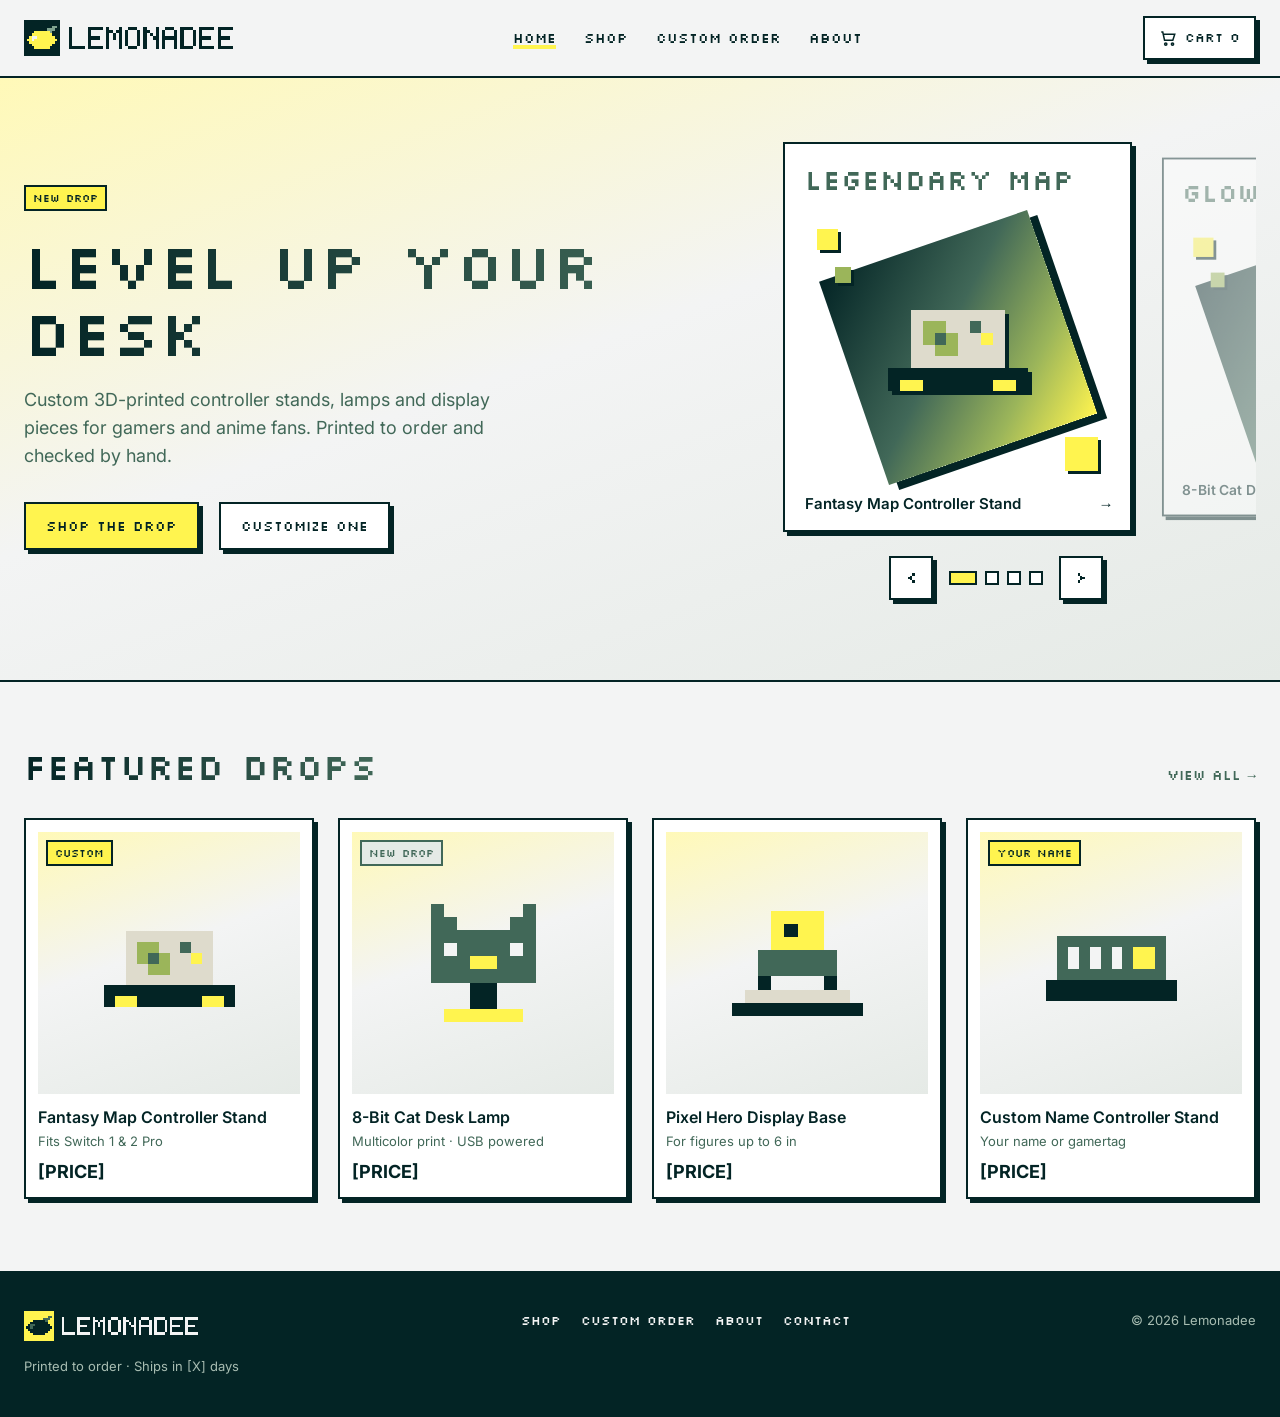
<file: index.html>
<!doctype html>
<html lang="en">
<head>
<meta charset="utf-8">
<meta name="viewport" content="width=device-width, initial-scale=1">
<title>Lemonadee — 3D prints for gamers & anime fans</title>
<meta name="description" content="Custom 3D-printed controller stands, lamps and display pieces for gamers and anime fans.">
<meta name="theme-color" content="#032425">
<link rel="icon" href="assets/img/favicon.svg" type="image/svg+xml">
<link rel="preconnect" href="https://fonts.googleapis.com">
<link rel="preconnect" href="https://fonts.gstatic.com" crossorigin>
<link rel="stylesheet" href="https://fonts.googleapis.com/css2?family=Inter:wght@400;600;700&family=Silkscreen:wght@400;700&display=swap">
<link rel="stylesheet" href="assets/css/style.css?v=2">
</head>
<body>
<a class="skip" href="#main">Skip to content</a>
<header class="site-header">
<div class="container">
<a class="logo" href="index.html" aria-label="Lemonadee home"><img src="assets/img/logo.svg" alt="Lemonadee" width="406" height="70"></a>
<nav id="site-nav" class="nav" aria-label="Main">
<a href="index.html" aria-current="page">Home</a>
<a href="shop.html">Shop</a>
<a href="custom.html">Custom order</a>
<a href="custom.html#about">About</a>
</nav>
<div class="header-actions">
<a href="#" class="btn cart-btn" aria-label="Cart, 0 items"><svg width="18" height="18" viewBox="0 0 24 24" fill="none" stroke="currentColor" stroke-width="2" aria-hidden="true"><path d="M3 4h2l2.4 11h11L21 7H6.2"/><circle cx="9" cy="20" r="1.5"/><circle cx="18" cy="20" r="1.5"/></svg><span>Cart <span data-cart-count>0</span></span></a>
<button class="btn menu-btn" type="button" aria-expanded="false" aria-controls="site-nav" aria-label="Menu"><svg viewBox="0 0 24 24" fill="none" stroke="currentColor" stroke-width="2.5" aria-hidden="true"><path d="M3 6h18M3 12h18M3 18h18"/></svg></button>
</div>
</div>
</header>
<main id="main">

<section class="hero wash">
<div class="container">
<div class="hero-copy">
<span class="badge">New drop</span>
<h1 class="display-xl grad-text">Level up your desk</h1>
<p class="lead">Custom 3D-printed controller stands, lamps and display pieces for gamers and anime fans. Printed to order and checked by hand.</p>
<div class="hero-ctas">
<a class="btn btn-primary" href="shop.html">Shop the drop</a>
<a class="btn" href="custom.html">Customize one</a>
</div>
</div>
<div class="hero-art hero-carousel" role="region" aria-roledescription="carousel" aria-label="Popular products">
<ul class="hc-track" id="hc-track"></ul>
<div class="hc-controls">
<button class="btn hc-btn" type="button" data-hc="prev" aria-label="Previous product"><svg viewBox="0 0 12 12" shape-rendering="crispEdges" aria-hidden="true"><path fill="currentColor" d="M7 2h2v2H7zM5 4h2v2H5zM3 5h2v2H3zM5 6h2v2H5zM7 8h2v2H7z"/></svg></button>
<div class="hc-dots" id="hc-dots"></div>
<button class="btn hc-btn" type="button" data-hc="next" aria-label="Next product"><svg viewBox="0 0 12 12" shape-rendering="crispEdges" aria-hidden="true"><path fill="currentColor" d="M3 2h2v2H3zM5 4h2v2H5zM7 5h2v2H7zM5 6h2v2H5zM3 8h2v2H3z"/></svg></button>
</div>
</div>
</div>
</section>

<section class="section section-ruled" aria-labelledby="featured-title">
<div class="container">
<div class="section-head">
<h2 id="featured-title" class="display-l grad-text">Featured drops</h2>
<a class="link-pixel" href="shop.html">View all →</a>
</div>
<div class="grid featured" id="featured-grid"></div>
</div>
</section>
</main>
<footer class="site-footer">
<div class="container">
<div>
<img src="assets/img/logo-reverse.svg" alt="Lemonadee" width="406" height="70">
<p style="margin:12px 0 0"><small>Printed to order · Ships in [X] days</small></p>
</div>
<nav aria-label="Footer">
<a href="shop.html">Shop</a><a href="custom.html">Custom order</a><a href="custom.html#about">About</a><a href="custom.html#contact">Contact</a>
</nav>
<small>© <span data-year>2026</span> Lemonadee</small>
</div>
</footer>
<script src="assets/js/products.js?v=2"></script>
<script src="assets/js/main.js?v=2"></script>
<script src="assets/js/carousel.js?v=2" defer></script>
<script>
const featured = PRODUCTS.filter(p => p.featured);
document.getElementById("featured-grid").innerHTML = featured.slice(0, 4).map(productCard).join("");
document.getElementById("hc-track").innerHTML = featured.map((p, i) => heroSlide(p, i, featured.length)).join("");
</script>
</body>
</html>
</file>
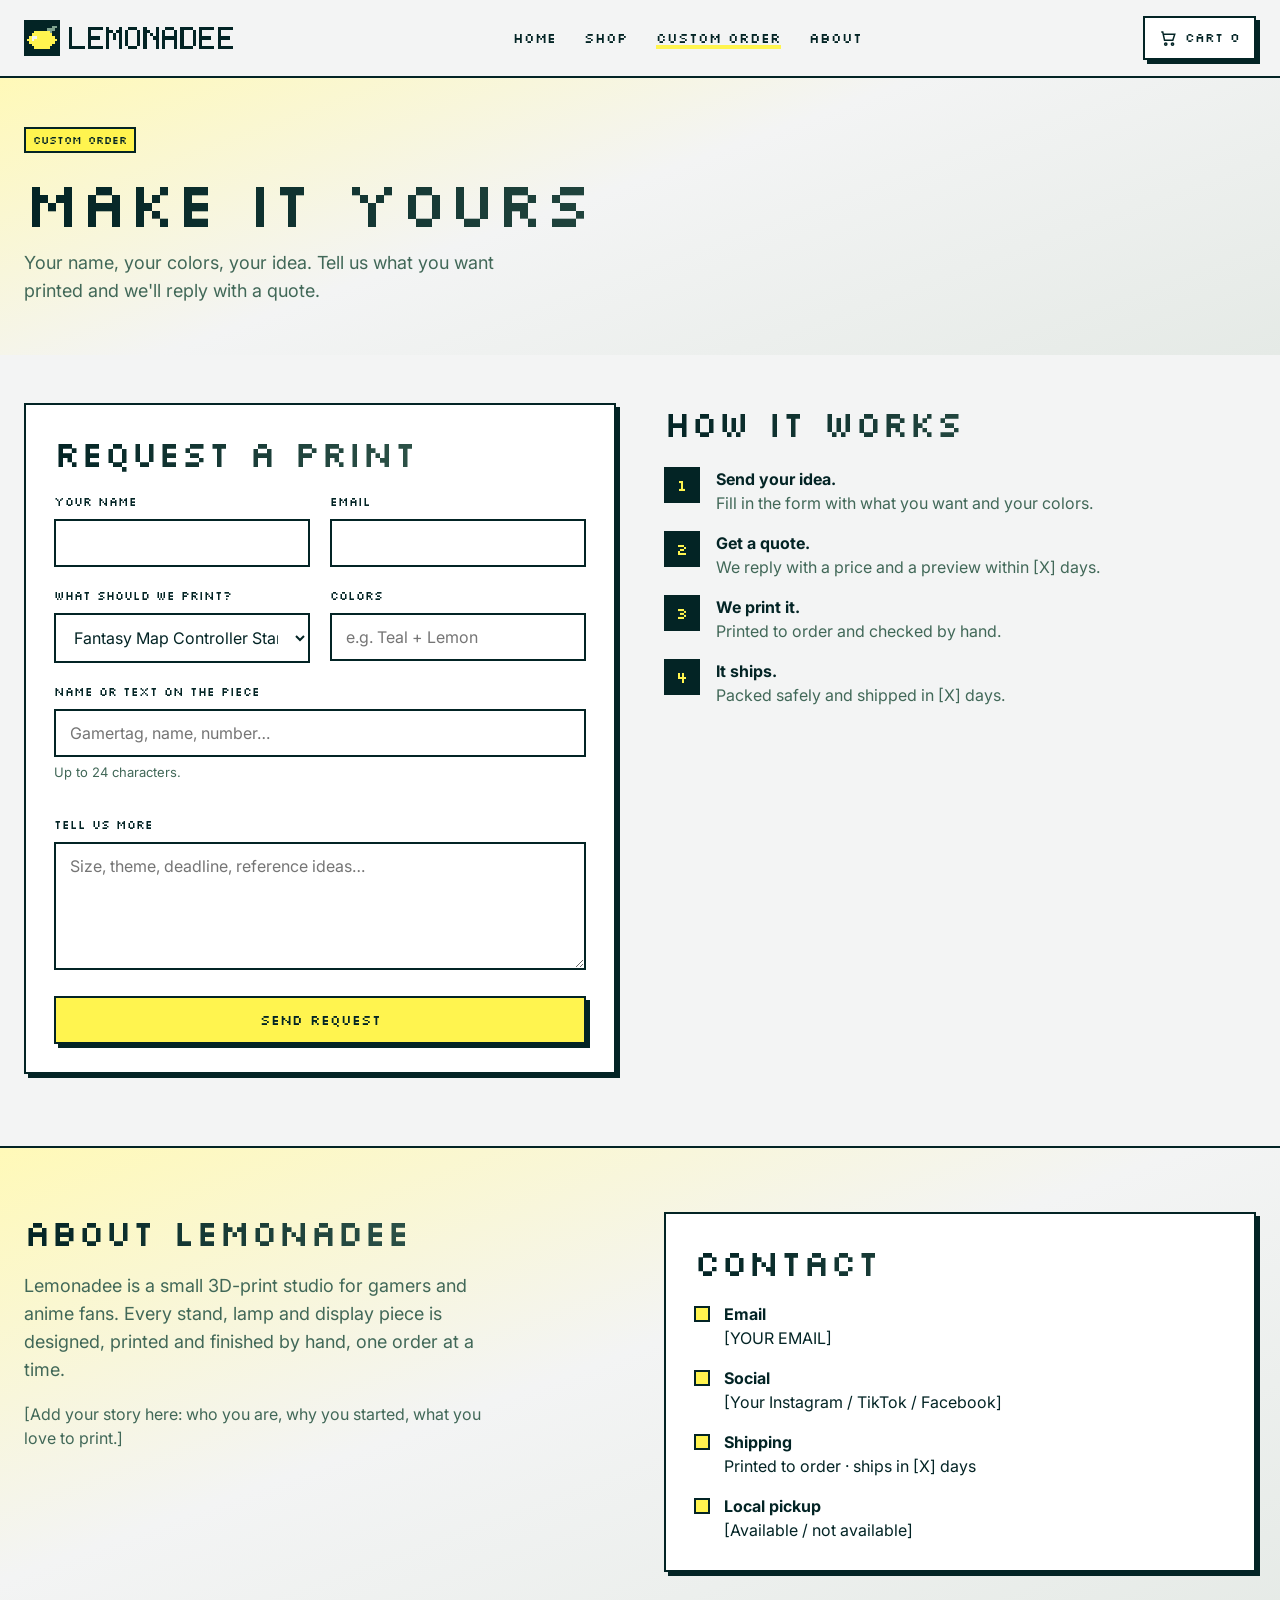
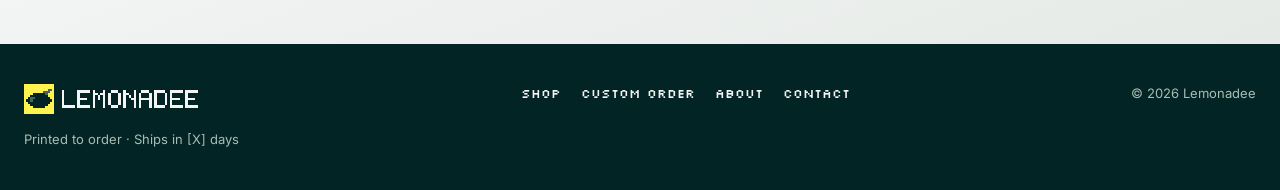
<file: custom.html>
<!doctype html>
<html lang="en">
<head>
<meta charset="utf-8">
<meta name="viewport" content="width=device-width, initial-scale=1">
<title>Custom order & About — Lemonadee</title>
<meta name="description" content="Request a custom 3D print from Lemonadee: your name, your colors, your idea.">
<meta name="theme-color" content="#032425">
<link rel="icon" href="assets/img/favicon.svg" type="image/svg+xml">
<link rel="preconnect" href="https://fonts.googleapis.com">
<link rel="preconnect" href="https://fonts.gstatic.com" crossorigin>
<link rel="stylesheet" href="https://fonts.googleapis.com/css2?family=Inter:wght@400;600;700&family=Silkscreen:wght@400;700&display=swap">
<link rel="stylesheet" href="assets/css/style.css?v=2">
</head>
<body>
<a class="skip" href="#main">Skip to content</a>
<header class="site-header">
<div class="container">
<a class="logo" href="index.html" aria-label="Lemonadee home"><img src="assets/img/logo.svg" alt="Lemonadee" width="406" height="70"></a>
<nav id="site-nav" class="nav" aria-label="Main">
<a href="index.html">Home</a>
<a href="shop.html">Shop</a>
<a href="custom.html" aria-current="page">Custom order</a>
<a href="custom.html#about">About</a>
</nav>
<div class="header-actions">
<a href="#" class="btn cart-btn" aria-label="Cart, 0 items"><svg width="18" height="18" viewBox="0 0 24 24" fill="none" stroke="currentColor" stroke-width="2" aria-hidden="true"><path d="M3 4h2l2.4 11h11L21 7H6.2"/><circle cx="9" cy="20" r="1.5"/><circle cx="18" cy="20" r="1.5"/></svg><span>Cart <span data-cart-count>0</span></span></a>
<button class="btn menu-btn" type="button" aria-expanded="false" aria-controls="site-nav" aria-label="Menu"><svg viewBox="0 0 24 24" fill="none" stroke="currentColor" stroke-width="2.5" aria-hidden="true"><path d="M3 6h18M3 12h18M3 18h18"/></svg></button>
</div>
</div>
</header>
<main id="main">

<section class="page-head wash">
<div class="container">
<span class="badge">Custom order</span>
<h1 class="display-xl grad-text" style="margin-top:16px">Make it yours</h1>
<p class="lead">Your name, your colors, your idea. Tell us what you want printed and we'll reply with a quote.</p>
</div>
</section>

<section class="section" style="padding-top:48px">
<div class="container split">
<div class="panel">
<h2 class="display-l grad-text">Request a print</h2>
<!-- Connect this form: create a free form at formspree.io (or similar),
     then put its URL in action="" below. Until then it shows a message. -->
<form class="form" id="custom-form" action="" method="POST">
<div class="row">
<div class="field"><label for="f-name">Your name</label><input id="f-name" name="name" autocomplete="name" required></div>
<div class="field"><label for="f-email">Email</label><input id="f-email" name="email" type="email" autocomplete="email" required></div>
</div>
<div class="row">
<div class="field"><label for="f-product">What should we print?</label>
<select id="f-product" name="product"></select></div>
<div class="field"><label for="f-colors">Colors</label><input id="f-colors" name="colors" placeholder="e.g. Teal + Lemon"></div>
</div>
<div class="field"><label for="f-text">Name or text on the piece</label><input id="f-text" name="personalization" maxlength="24" placeholder="Gamertag, name, number…"><p class="hint">Up to 24 characters.</p></div>
<div class="field"><label for="f-notes">Tell us more</label><textarea id="f-notes" name="notes" placeholder="Size, theme, deadline, reference ideas…"></textarea></div>
<div class="form-note" id="form-note" role="status" hidden></div>
<button type="submit" class="btn btn-primary">Send request</button>
</form>
</div>

<div>
<h2 class="display-l grad-text">How it works</h2>
<ol class="steps" style="margin-top:24px">
<li><div><strong>Send your idea.</strong><br><span class="muted">Fill in the form with what you want and your colors.</span></div></li>
<li><div><strong>Get a quote.</strong><br><span class="muted">We reply with a price and a preview within [X] days.</span></div></li>
<li><div><strong>We print it.</strong><br><span class="muted">Printed to order and checked by hand.</span></div></li>
<li><div><strong>It ships.</strong><br><span class="muted">Packed safely and shipped in [X] days.</span></div></li>
</ol>
</div>
</div>
</section>

<section class="section section-ruled wash" id="about" aria-labelledby="about-title">
<div class="container split">
<div>
<h2 id="about-title" class="display-l grad-text">About Lemonadee</h2>
<p class="lead" style="margin-top:20px">Lemonadee is a small 3D-print studio for gamers and anime fans. Every stand, lamp and display piece is designed, printed and finished by hand, one order at a time.</p>
<p class="muted" style="max-width:480px">[Add your story here: who you are, why you started, what you love to print.]</p>
</div>
<div class="panel" id="contact">
<h2 class="display-l grad-text">Contact</h2>
<ul class="info-list">
<li><span class="pix" aria-hidden="true"></span><div><strong>Email</strong><br><a href="mailto:[YOUR EMAIL]">[YOUR EMAIL]</a></div></li>
<li><span class="pix" aria-hidden="true"></span><div><strong>Social</strong><br>[Your Instagram / TikTok / Facebook]</div></li>
<li><span class="pix" aria-hidden="true"></span><div><strong>Shipping</strong><br>Printed to order · ships in [X] days</div></li>
<li><span class="pix" aria-hidden="true"></span><div><strong>Local pickup</strong><br>[Available / not available]</div></li>
</ul>
</div>
</div>
</section>
</main>
<footer class="site-footer">
<div class="container">
<div>
<img src="assets/img/logo-reverse.svg" alt="Lemonadee" width="406" height="70">
<p style="margin:12px 0 0"><small>Printed to order · Ships in [X] days</small></p>
</div>
<nav aria-label="Footer">
<a href="shop.html">Shop</a><a href="custom.html">Custom order</a><a href="custom.html#about">About</a><a href="custom.html#contact">Contact</a>
</nav>
<small>© <span data-year>2026</span> Lemonadee</small>
</div>
</footer>
<script src="assets/js/products.js?v=2"></script>
<script src="assets/js/main.js?v=2"></script>
<script>
(function () {
  const sel = document.getElementById("f-product");
  const wanted = new URLSearchParams(location.search).get("product");
  sel.innerHTML = PRODUCTS.map(p => `<option value="${p.id}"${p.id === wanted ? " selected" : ""}>${escapeHTML(p.name)}</option>`).join("")
    + `<option value="other">Something else</option>`;
  const form = document.getElementById("custom-form");
  form.addEventListener("submit", e => {
    if (form.getAttribute("action")) return; // a real form endpoint is connected
    e.preventDefault();
    const note = document.getElementById("form-note");
    note.hidden = false;
    note.textContent = "Thanks! This form isn't connected yet — the shop owner still needs to add a form service. Please email us for now.";
  });
})();
</script>
</body>
</html>
</file>
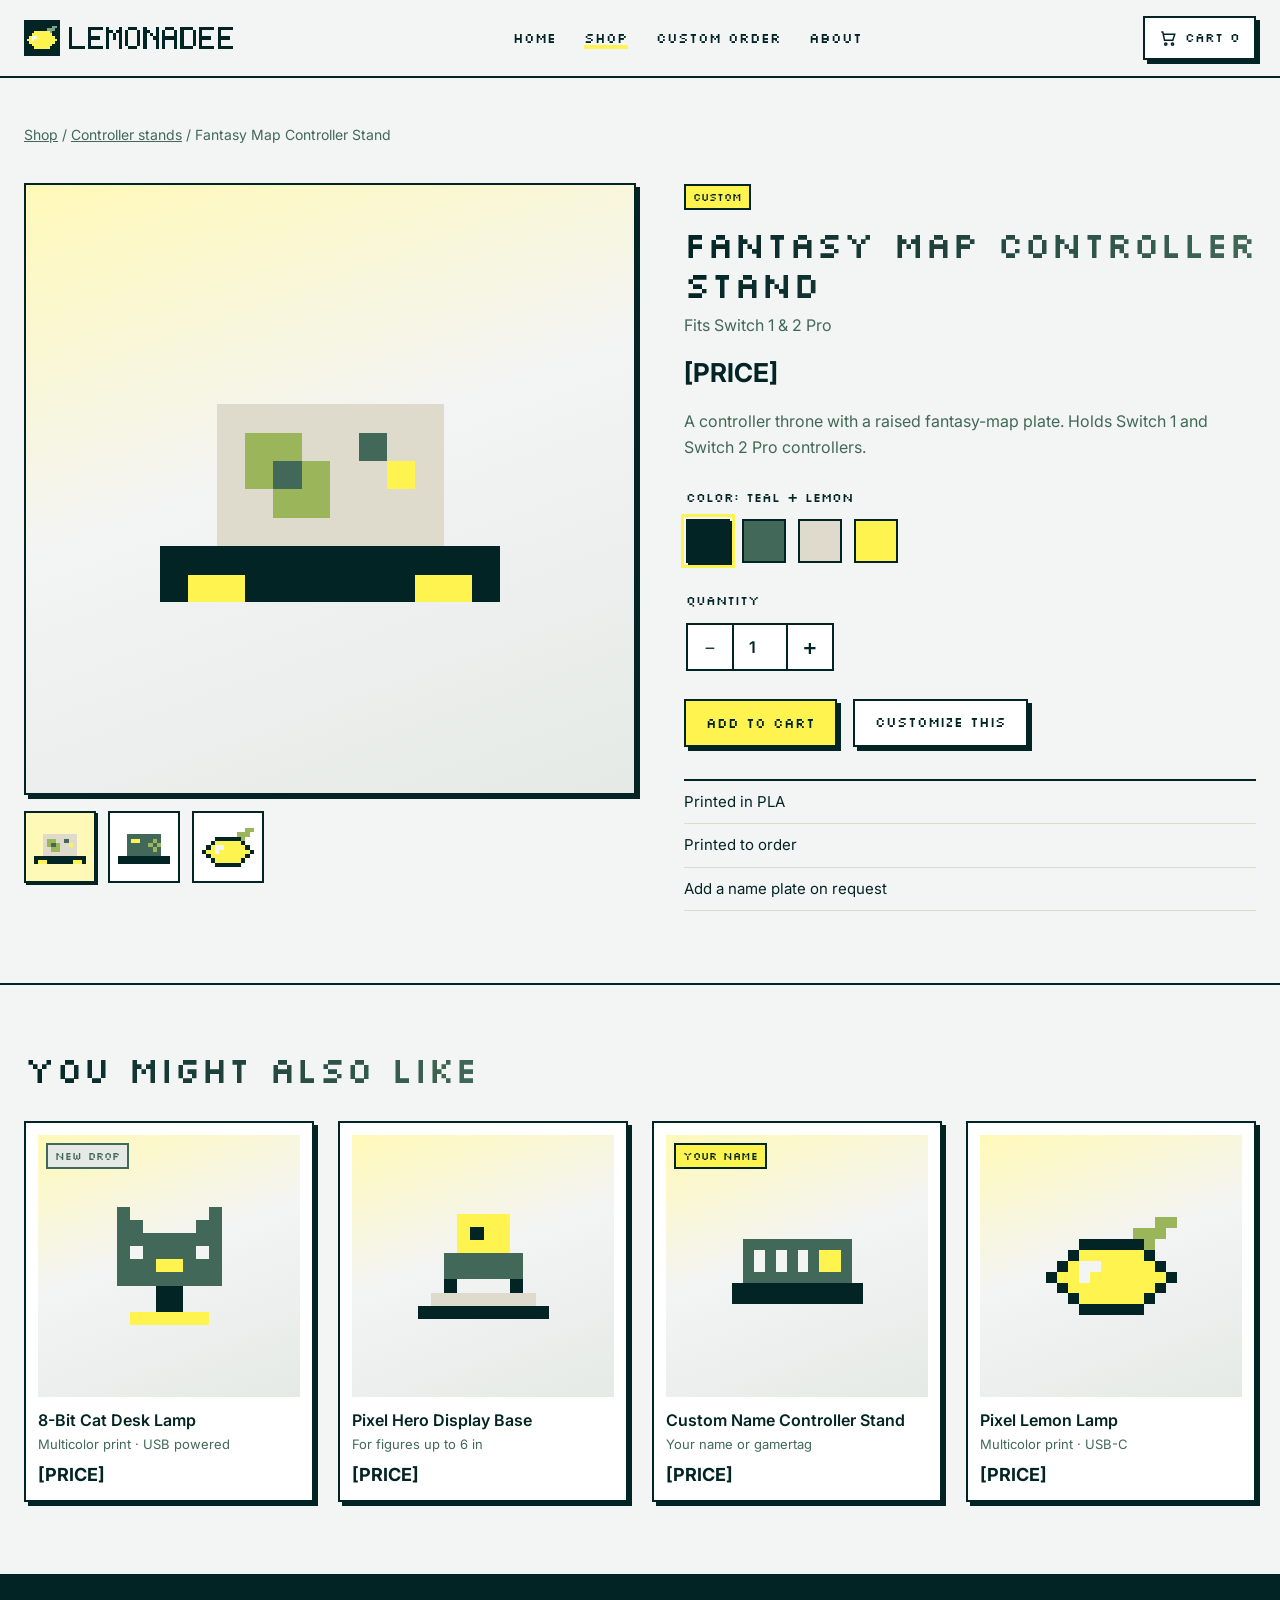
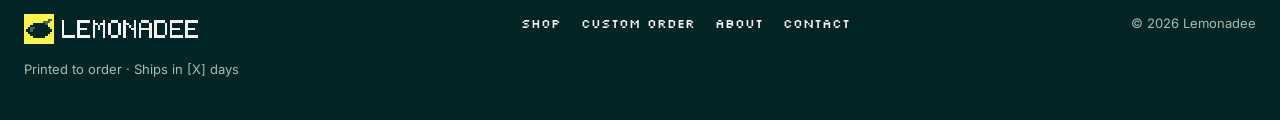
<file: product.html>
<!doctype html>
<html lang="en">
<head>
<meta charset="utf-8">
<meta name="viewport" content="width=device-width, initial-scale=1">
<title>Product — Lemonadee</title>
<meta name="description" content="Lemonadee 3D-printed product.">
<meta name="theme-color" content="#032425">
<link rel="icon" href="assets/img/favicon.svg" type="image/svg+xml">
<link rel="preconnect" href="https://fonts.googleapis.com">
<link rel="preconnect" href="https://fonts.gstatic.com" crossorigin>
<link rel="stylesheet" href="https://fonts.googleapis.com/css2?family=Inter:wght@400;600;700&family=Silkscreen:wght@400;700&display=swap">
<link rel="stylesheet" href="assets/css/style.css?v=2">
</head>
<body>
<a class="skip" href="#main">Skip to content</a>
<header class="site-header">
<div class="container">
<a class="logo" href="index.html" aria-label="Lemonadee home"><img src="assets/img/logo.svg" alt="Lemonadee" width="406" height="70"></a>
<nav id="site-nav" class="nav" aria-label="Main">
<a href="index.html">Home</a>
<a href="shop.html" aria-current="page">Shop</a>
<a href="custom.html">Custom order</a>
<a href="custom.html#about">About</a>
</nav>
<div class="header-actions">
<a href="#" class="btn cart-btn" aria-label="Cart, 0 items"><svg width="18" height="18" viewBox="0 0 24 24" fill="none" stroke="currentColor" stroke-width="2" aria-hidden="true"><path d="M3 4h2l2.4 11h11L21 7H6.2"/><circle cx="9" cy="20" r="1.5"/><circle cx="18" cy="20" r="1.5"/></svg><span>Cart <span data-cart-count>0</span></span></a>
<button class="btn menu-btn" type="button" aria-expanded="false" aria-controls="site-nav" aria-label="Menu"><svg viewBox="0 0 24 24" fill="none" stroke="currentColor" stroke-width="2.5" aria-hidden="true"><path d="M3 6h18M3 12h18M3 18h18"/></svg></button>
</div>
</div>
</header>
<main id="main">

<div class="container">
<p class="crumbs"><a href="shop.html">Shop</a> / <span id="crumb-cat"></span></p>
<div class="pdp" id="pdp">
<div class="pdp-media">
<div class="frame" id="pdp-frame"></div>
<div class="thumbs" id="pdp-thumbs" role="group" aria-label="Views"></div>
</div>
<div class="pdp-info">
<span class="badge" id="pdp-badge" hidden></span>
<h1 class="display-l grad-text" id="pdp-title" style="margin-top:14px">Loading…</h1>
<p class="muted" id="pdp-meta" style="margin:8px 0 0"></p>
<p class="price" id="pdp-price"></p>
<p class="desc" id="pdp-desc"></p>
<fieldset class="opt">
<legend>Color: <span id="pdp-color-name"></span></legend>
<div class="swatches" id="pdp-swatches" role="radiogroup" aria-label="Color"></div>
</fieldset>
<fieldset class="opt">
<legend>Quantity</legend>
<div class="qty">
<button type="button" id="qty-minus" aria-label="Decrease quantity">−</button>
<input id="qty" type="number" min="1" max="20" value="1" aria-label="Quantity">
<button type="button" id="qty-plus" aria-label="Increase quantity">+</button>
</div>
</fieldset>
<div class="pdp-actions">
<button type="button" class="btn btn-primary" id="add-btn">Add to cart</button>
<a class="btn" id="custom-btn" href="custom.html">Customize this</a>
</div>
<div class="details"><ul id="pdp-details"></ul></div>
</div>
</div>
</div>

<section class="section section-ruled" aria-labelledby="more-title">
<div class="container">
<div class="section-head"><h2 id="more-title" class="display-l grad-text">You might also like</h2></div>
<div class="grid featured" id="more-grid"></div>
</div>
</section>
</main>
<footer class="site-footer">
<div class="container">
<div>
<img src="assets/img/logo-reverse.svg" alt="Lemonadee" width="406" height="70">
<p style="margin:12px 0 0"><small>Printed to order · Ships in [X] days</small></p>
</div>
<nav aria-label="Footer">
<a href="shop.html">Shop</a><a href="custom.html">Custom order</a><a href="custom.html#about">About</a><a href="custom.html#contact">Contact</a>
</nav>
<small>© <span data-year>2026</span> Lemonadee</small>
</div>
</footer>
<script src="assets/js/products.js?v=2"></script>
<script src="assets/js/main.js?v=2"></script>
<script>
(function () {
  const id = new URLSearchParams(location.search).get("id");
  const p = PRODUCTS.find(x => x.id === id) || PRODUCTS[0];
  document.title = p.name + " — Lemonadee";
  const $ = s => document.getElementById(s);
  $("crumb-cat").innerHTML = `<a href="shop.html?category=${p.category}">${categoryLabel(p.category)}</a> / ${escapeHTML(p.name)}`;
  $("pdp-title").textContent = p.name;
  $("pdp-meta").textContent = p.meta;
  $("pdp-price").textContent = p.price;
  $("pdp-desc").textContent = p.description;
  if (p.badge) { const b = $("pdp-badge"); b.textContent = p.badge; b.hidden = false; if (p.badge === "New drop") b.classList.add("badge-new"); }
  $("pdp-frame").innerHTML = productMedia(p, true);

  const views = [p.art, "stand", "lamp"].filter((v, i, a) => a.indexOf(v) === i).slice(0, 3);
  $("pdp-thumbs").innerHTML = p.image ? "" : views.map((v, i) =>
    `<button type="button" data-view="${v}" aria-pressed="${i === 0}" aria-label="View ${i + 1}">${pixelSVG(v)}</button>`).join("");
  $("pdp-thumbs").addEventListener("click", e => {
    const b = e.target.closest("[data-view]"); if (!b) return;
    $("pdp-thumbs").querySelectorAll("button").forEach(x => x.setAttribute("aria-pressed", String(x === b)));
    $("pdp-frame").innerHTML = pixelSVG(b.dataset.view, p.name + " illustration");
  });

  let color = p.colors[0];
  function renderSwatches() {
    $("pdp-swatches").innerHTML = p.colors.map((c, i) =>
      `<button type="button" class="swatch" role="radio" aria-checked="${c === color}" aria-label="${escapeHTML(c.name)}" data-i="${i}" style="background:${c.hex}"></button>`).join("");
    $("pdp-color-name").textContent = color.name;
  }
  $("pdp-swatches").addEventListener("click", e => {
    const b = e.target.closest("[data-i]"); if (!b) return;
    color = p.colors[+b.dataset.i]; renderSwatches();
    $("pdp-swatches").querySelector(`[data-i="${b.dataset.i}"]`).focus();
  });
  renderSwatches();

  const qty = $("qty");
  const clamp = v => Math.max(1, Math.min(20, parseInt(v, 10) || 1));
  $("qty-minus").onclick = () => (qty.value = clamp(+qty.value - 1));
  $("qty-plus").onclick = () => (qty.value = clamp(+qty.value + 1));
  qty.onchange = () => (qty.value = clamp(qty.value));
  $("add-btn").onclick = () => window.lemonAddToCart(clamp(qty.value));
  $("custom-btn").href = "custom.html?product=" + encodeURIComponent(p.id);

  $("pdp-details").innerHTML = p.details.map(d => `<li>${escapeHTML(d)}</li>`).join("");
  $("more-grid").innerHTML = PRODUCTS.filter(x => x.id !== p.id).slice(0, 4).map(productCard).join("");
})();
</script>
</body>
</html>
</file>
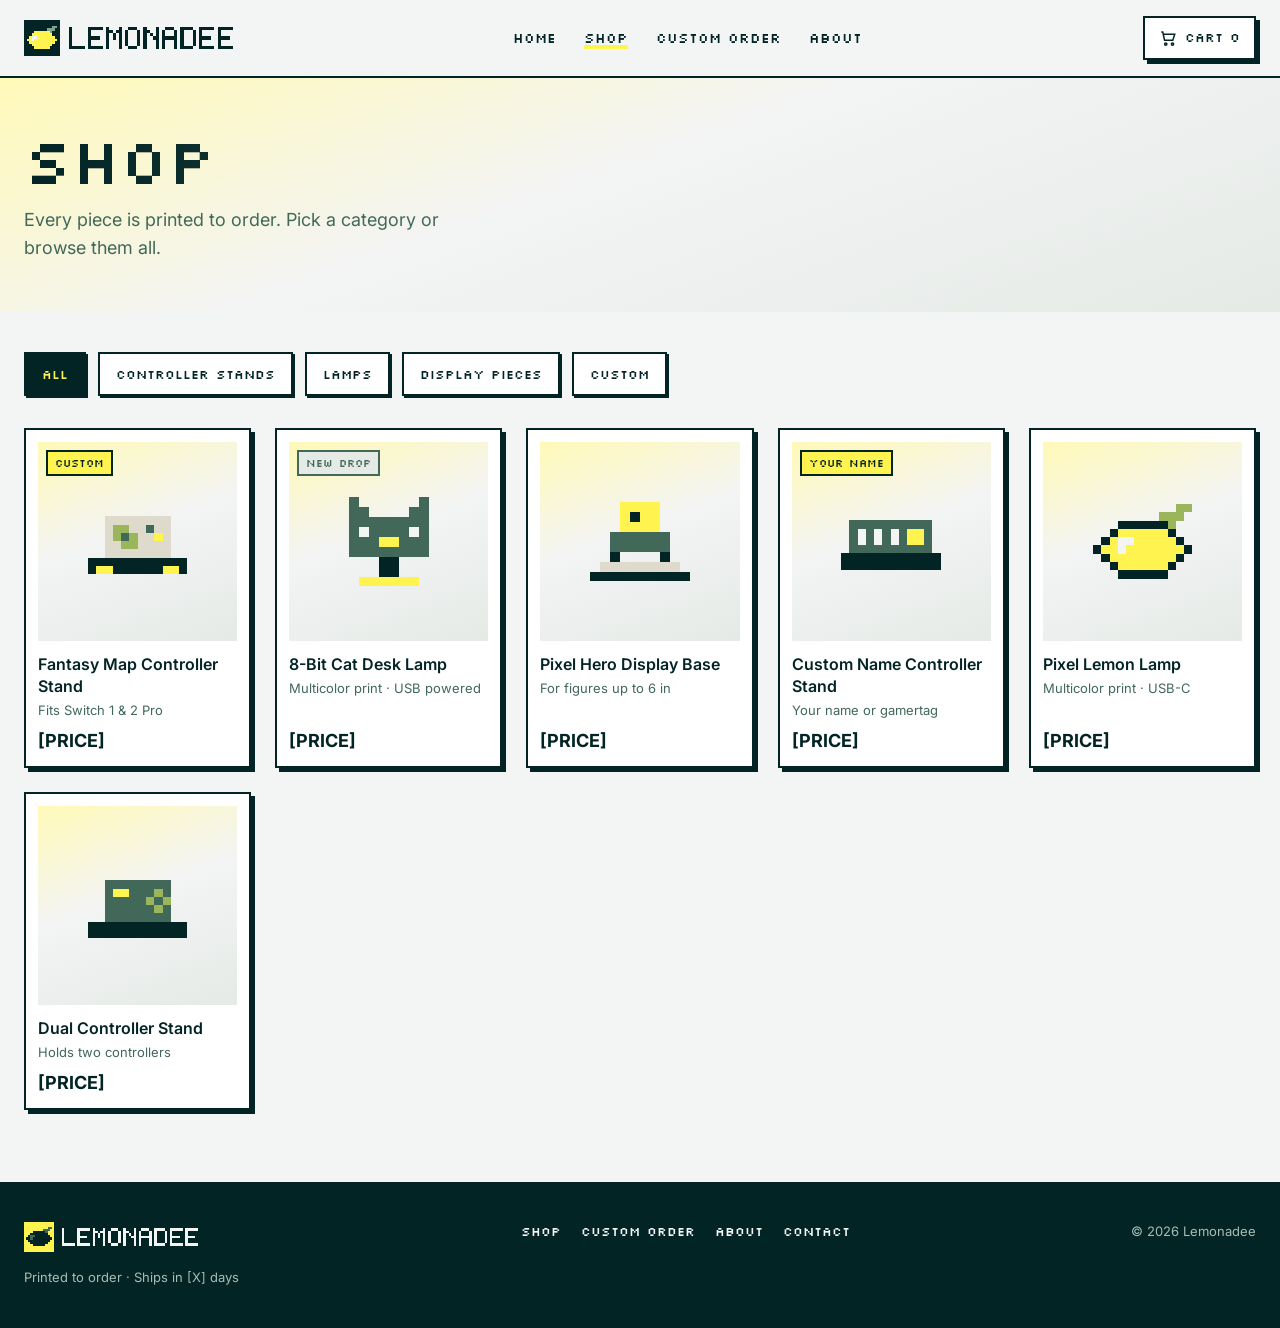
<file: shop.html>
<!doctype html>
<html lang="en">
<head>
<meta charset="utf-8">
<meta name="viewport" content="width=device-width, initial-scale=1">
<title>Shop — Lemonadee</title>
<meta name="description" content="Browse Lemonadee controller stands, lamps, display pieces and custom prints.">
<meta name="theme-color" content="#032425">
<link rel="icon" href="assets/img/favicon.svg" type="image/svg+xml">
<link rel="preconnect" href="https://fonts.googleapis.com">
<link rel="preconnect" href="https://fonts.gstatic.com" crossorigin>
<link rel="stylesheet" href="https://fonts.googleapis.com/css2?family=Inter:wght@400;600;700&family=Silkscreen:wght@400;700&display=swap">
<link rel="stylesheet" href="assets/css/style.css?v=2">
</head>
<body>
<a class="skip" href="#main">Skip to content</a>
<header class="site-header">
<div class="container">
<a class="logo" href="index.html" aria-label="Lemonadee home"><img src="assets/img/logo.svg" alt="Lemonadee" width="406" height="70"></a>
<nav id="site-nav" class="nav" aria-label="Main">
<a href="index.html">Home</a>
<a href="shop.html" aria-current="page">Shop</a>
<a href="custom.html">Custom order</a>
<a href="custom.html#about">About</a>
</nav>
<div class="header-actions">
<a href="#" class="btn cart-btn" aria-label="Cart, 0 items"><svg width="18" height="18" viewBox="0 0 24 24" fill="none" stroke="currentColor" stroke-width="2" aria-hidden="true"><path d="M3 4h2l2.4 11h11L21 7H6.2"/><circle cx="9" cy="20" r="1.5"/><circle cx="18" cy="20" r="1.5"/></svg><span>Cart <span data-cart-count>0</span></span></a>
<button class="btn menu-btn" type="button" aria-expanded="false" aria-controls="site-nav" aria-label="Menu"><svg viewBox="0 0 24 24" fill="none" stroke="currentColor" stroke-width="2.5" aria-hidden="true"><path d="M3 6h18M3 12h18M3 18h18"/></svg></button>
</div>
</div>
</header>
<main id="main">

<section class="page-head wash">
<div class="container">
<h1 class="display-xl grad-text">Shop</h1>
<p class="lead">Every piece is printed to order. Pick a category or browse them all.</p>
</div>
</section>
<section class="section" style="padding-top:40px">
<div class="container">
<div class="filters" role="group" aria-label="Filter by category" id="filters"></div>
<div class="grid" id="shop-grid" aria-live="polite"></div>
</div>
</section>
</main>
<footer class="site-footer">
<div class="container">
<div>
<img src="assets/img/logo-reverse.svg" alt="Lemonadee" width="406" height="70">
<p style="margin:12px 0 0"><small>Printed to order · Ships in [X] days</small></p>
</div>
<nav aria-label="Footer">
<a href="shop.html">Shop</a><a href="custom.html">Custom order</a><a href="custom.html#about">About</a><a href="custom.html#contact">Contact</a>
</nav>
<small>© <span data-year>2026</span> Lemonadee</small>
</div>
</footer>
<script src="assets/js/products.js?v=2"></script>
<script src="assets/js/main.js?v=2"></script>
<script>
(function () {
  const params = new URLSearchParams(location.search);
  let active = params.get("category") || "all";
  const filters = document.getElementById("filters");
  const grid = document.getElementById("shop-grid");
  const cats = [{ id: "all", label: "All" }].concat(CATEGORIES);
  function render() {
    filters.innerHTML = cats.map(c =>
      `<button type="button" class="btn chip" data-cat="${c.id}" aria-pressed="${c.id === active}">${c.label}</button>`).join("");
    const list = active === "all" ? PRODUCTS : PRODUCTS.filter(p => p.category === active);
    grid.innerHTML = list.length ? list.map(productCard).join("") : `<p class="empty">Nothing here yet. New prints are on the way.</p>`;
  }
  filters.addEventListener("click", e => {
    const b = e.target.closest("[data-cat]");
    if (!b) return;
    active = b.dataset.cat;
    const url = new URL(location.href);
    if (active === "all") url.searchParams.delete("category"); else url.searchParams.set("category", active);
    history.replaceState(null, "", url);
    render();
  });
  render();
})();
</script>
</body>
</html>
</file>
<file: assets/css/style.css>
/* Lemonadee — pixel edition
   Palette: Lighthouse, Distant Cloud, Cocoon, June Ivy, Teal Spill + Lemon.
   Style: square corners, 2px outlines, hard pixel shadows, Silkscreen headings. */

:root {
  --lighthouse: #F3F4F4;
  --distant-cloud: #E5EAE6;
  --cocoon: #DEDBCC;
  --june-ivy: #416858;
  --teal-spill: #032425;
  --lemon: #FFF44F;
  --lemon-soft: #FFF9B8;
  --glow-green: #9BB55A;
  --sage: #A8BDB2;
  --white: #FFFFFF;

  --font-display: "Silkscreen", ui-monospace, monospace;
  --font-sans: "Inter", system-ui, -apple-system, "Segoe UI", sans-serif;

  --shadow: 4px 4px 0 0 var(--teal-spill);
  --shadow-sm: 2px 2px 0 0 var(--teal-spill);
  --wash: linear-gradient(160deg, #FFF9B8 0%, #F3F4F4 45%, #E5EAE6 100%);
  --title-grad: linear-gradient(90deg, #032425 0%, #416858 100%);
  --container: 1280px;
}

*, *::before, *::after { box-sizing: border-box; }
html { scroll-behavior: smooth; }
body {
  margin: 0;
  font-family: var(--font-sans);
  color: var(--teal-spill);
  background: var(--lighthouse);
  line-height: 1.5;
  -webkit-font-smoothing: antialiased;
}
img, svg { display: block; max-width: 100%; }
a { color: inherit; text-decoration: none; }
a:hover { color: var(--june-ivy); }
:focus-visible { outline: 3px solid var(--june-ivy); outline-offset: 3px; }

.container { max-width: var(--container); margin: 0 auto; padding: 0 24px; }
.wash { background: var(--wash); }
.sr-only { position: absolute; width: 1px; height: 1px; padding: 0; margin: -1px; overflow: hidden; clip: rect(0,0,0,0); border: 0; }
.skip { position: absolute; left: -999px; top: 8px; background: var(--lemon); padding: 8px 12px; border: 2px solid var(--teal-spill); z-index: 100; }
.skip:focus { left: 8px; }

/* ---------- Type ---------- */
.pixel { font-family: var(--font-display); font-weight: 400; letter-spacing: 0; }
.grad-text {
  background: var(--title-grad);
  -webkit-background-clip: text; background-clip: text; color: transparent;
}
h1, h2, h3 { margin: 0; }
.display-xl { font-family: var(--font-display); font-weight: 400; font-size: clamp(40px, 6vw, 64px); line-height: 1.06; }
.display-l { font-family: var(--font-display); font-weight: 400; font-size: clamp(28px, 4vw, 36px); line-height: 1.12; }
.lead { font-size: 18px; line-height: 28px; color: var(--june-ivy); max-width: 480px; }
.muted { color: var(--june-ivy); }

/* ---------- Buttons & badges ---------- */
.btn {
  display: inline-flex; align-items: center; justify-content: center; gap: 8px;
  min-height: 48px; padding: 0 20px;
  font-family: var(--font-display); font-size: 14px; color: var(--teal-spill);
  background: var(--white); border: 2px solid var(--teal-spill); border-radius: 0;
  box-shadow: var(--shadow); cursor: pointer;
  transition: transform 80ms steps(2), box-shadow 80ms steps(2);
}
.btn:hover { transform: translate(2px, 2px); box-shadow: var(--shadow-sm); color: var(--teal-spill); }
.btn:active { transform: translate(4px, 4px); box-shadow: none; }
.btn-primary { background: var(--lemon); }
.btn-dark { background: var(--teal-spill); color: var(--lemon); }
.btn-dark:hover { color: var(--lemon); }
.btn-block { width: 100%; }

.badge {
  display: inline-block; font-family: var(--font-display); font-size: 11px; line-height: 16px;
  padding: 3px 7px; border: 2px solid var(--teal-spill); background: var(--lemon);
}
.badge-new { background: var(--distant-cloud); color: var(--june-ivy); border-color: var(--june-ivy); }

/* ---------- Header ---------- */
.site-header { position: sticky; top: 0; z-index: 50; background: rgba(243,244,244,.94); backdrop-filter: blur(6px); border-bottom: 2px solid var(--teal-spill); }
.site-header .container { display: flex; align-items: center; justify-content: space-between; gap: 24px; min-height: 76px; }
.logo img { height: 36px; width: auto; }
.nav { display: flex; gap: 28px; font-family: var(--font-display); font-size: 14px; }
.nav a[aria-current="page"] { box-shadow: inset 0 -4px 0 var(--lemon); }
.header-actions { display: flex; align-items: center; gap: 12px; }
.cart-btn { min-height: 44px; padding: 0 14px; font-size: 13px; white-space: nowrap; }
.menu-btn { display: none; min-height: 44px; width: 48px; padding: 0; }
.menu-btn svg { width: 20px; height: 20px; }

@media (max-width: 820px) {
  .menu-btn { display: inline-flex; }
  .nav {
    display: none; position: absolute; left: 0; right: 0; top: 100%;
    flex-direction: column; gap: 0; background: var(--lighthouse);
    border-bottom: 2px solid var(--teal-spill);
  }
  .nav.open { display: flex; }
  .nav a { padding: 16px 24px; border-top: 1px solid var(--distant-cloud); }
}
@media (max-width: 420px) {
  .logo img { height: 28px; }
  .site-header .container { gap: 12px; }
}

/* ---------- Hero ---------- */
.hero { padding: 56px 0 80px; overflow: hidden; }
.hero .container { display: flex; flex-wrap: wrap; align-items: center; gap: 48px; }
.hero-copy { flex: 1 1 440px; min-width: 0; }
.hero-copy h1 { margin-top: 20px; }
.hero-copy .lead { margin-top: 20px; }
.hero-ctas { display: flex; flex-wrap: wrap; gap: 20px; margin-top: 32px; }
.hero-art { flex: 1 1 360px; min-width: 0; display: flex; justify-content: center; }
.hero-art { flex-direction: column; align-items: stretch; }

/* ---------- Hero carousel ---------- */
.hero-carousel { position: relative; max-width: 520px; }
.hc-track {
  list-style: none; margin: 0; padding: 8px 9% 12px;
  display: flex; gap: 16px; overflow-x: auto; overscroll-behavior-x: contain;
  scroll-snap-type: x mandatory; scroll-padding-inline: 9%; scrollbar-width: none;
}
.hc-track::-webkit-scrollbar { display: none; }
.hc-slide {
  flex: 0 0 82%; scroll-snap-align: center; min-width: 0;
  opacity: .45; transform: scale(.92);
  transition: opacity 200ms steps(4), transform 200ms steps(4);
}
.hc-slide.is-active { opacity: 1; transform: none; }
.hc-card {
  display: flex; flex-direction: column; height: 100%; padding: 20px 20px 16px; background: var(--white);
  border: 2px solid var(--teal-spill); box-shadow: var(--shadow);
}
.hc-card:hover { color: var(--teal-spill); }
.hc-card:hover .hc-go { transform: translateX(4px); }
.hc-tagline { margin: 0; font-family: var(--font-display); font-size: clamp(22px, 3vw, 28px); line-height: 1.1; color: var(--june-ivy); }
.hc-stage { position: relative; aspect-ratio: 1 / .9; margin-top: 12px; }
.hc-plate {
  position: absolute; inset: 12% 14% 10%; transform: rotate(-19deg);
  background: linear-gradient(135deg, #032425 0%, #416858 45%, #9BB55A 75%, #FFF44F 100%);
  box-shadow: 8px 8px 0 0 var(--teal-spill);
}
.hc-pix { position: absolute; width: 7%; aspect-ratio: 1; box-shadow: 3px 3px 0 0 var(--teal-spill); }
.hc-pix-a { left: 4%; top: 8%; background: var(--lemon); }
.hc-pix-b { left: 10%; top: 22%; width: 5%; background: var(--glow-green); }
.hc-pix-c { right: 4%; bottom: 4%; width: 11%; background: var(--lemon); }
.hc-media { position: absolute; inset: 6%; display: flex; align-items: center; justify-content: center; }
.hc-media img { width: 100%; height: 100%; object-fit: cover; border: 2px solid var(--teal-spill); }
.hc-media img.is-cutout { object-fit: contain; border: 0; filter: drop-shadow(6px 6px 0 rgba(3,36,37,.85)); }
.hc-media svg { width: 52%; height: auto; filter: drop-shadow(4px 4px 0 var(--teal-spill)); }
.hc-name { display: flex; justify-content: space-between; gap: 12px; margin: auto 0 0; padding-top: 12px; font-weight: 600; font-size: 15px; line-height: 20px; }
.hc-go { font-family: var(--font-display); transition: transform 80ms steps(2); }
.hc-controls { display: flex; align-items: center; justify-content: center; gap: 16px; margin-top: 12px; }
.hc-btn { min-height: 44px; width: 44px; padding: 0; }
.hc-btn svg { width: 14px; height: 14px; }
.hc-dots { display: flex; gap: 8px; }
.hc-dots button {
  width: 14px; height: 14px; padding: 0; border: 2px solid var(--teal-spill);
  background: var(--white); cursor: pointer; position: relative;
}
.hc-dots button::after { content: ""; position: absolute; inset: -15px; } /* 44px tap target */
.hc-dots button[aria-current="true"] { background: var(--lemon); width: 28px; }
@media (max-width: 860px) {
  .hero-carousel { max-width: none; margin-inline: -24px; }
  .hc-track { padding-inline: 10%; scroll-padding-inline: 10%; }
  .hc-slide { flex-basis: 80%; }
}

/* ---------- Sections ---------- */
.section { padding: 64px 0 72px; }
.section-ruled { border-top: 2px solid var(--teal-spill); }
.section-head { display: flex; flex-wrap: wrap; align-items: flex-end; justify-content: space-between; gap: 16px; margin-bottom: 32px; }
.link-pixel { font-family: var(--font-display); font-size: 14px; color: var(--june-ivy); }

/* ---------- Product grid & card ---------- */
.grid { display: grid; grid-template-columns: repeat(auto-fill, minmax(220px, 1fr)); gap: 24px; }
.grid.featured { grid-template-columns: repeat(auto-fit, minmax(200px, 1fr)); }
@media (max-width: 520px) { .grid, .grid.featured { grid-template-columns: repeat(2, minmax(0, 1fr)); gap: 16px; } }

.card {
  display: flex; flex-direction: column; background: var(--white);
  border: 2px solid var(--teal-spill); box-shadow: var(--shadow); padding: 12px;
  transition: transform 80ms steps(2), box-shadow 80ms steps(2);
}
.card:hover { transform: translate(2px, 2px); box-shadow: var(--shadow-sm); color: var(--teal-spill); }
.card-media { position: relative; aspect-ratio: 1; background: var(--wash); display: flex; align-items: center; justify-content: center; }
.card-media .badge { position: absolute; top: 8px; left: 8px; }
.card-media svg { width: 50%; height: auto; }
.card-title { margin: 12px 0 0; font-size: 16px; line-height: 22px; font-weight: 600; }
.card-meta { margin: 4px 0 0; font-size: 13px; line-height: 18px; color: var(--june-ivy); }
.card-price { margin: auto 0 0; padding-top: 8px; font-size: 18px; font-weight: 700; }

/* ---------- Shop filters ---------- */
.page-head { padding: 48px 0 32px; }
.page-head .lead { margin-top: 12px; }
.filters { display: flex; flex-wrap: wrap; gap: 12px; margin-bottom: 32px; }
.chip { min-height: 44px; font-size: 13px; padding: 0 16px; box-shadow: var(--shadow-sm); }
.chip[aria-pressed="true"] { background: var(--teal-spill); color: var(--lemon); }
.empty { padding: 32px; border: 2px dashed var(--june-ivy); text-align: center; color: var(--june-ivy); }

/* ---------- Product detail ---------- */
.crumbs { font-size: 14px; color: var(--june-ivy); padding-top: 32px; }
.crumbs a { text-decoration: underline; }
.pdp { display: flex; flex-wrap: wrap; gap: 48px; padding: 24px 0 72px; }
.pdp-media { flex: 1 1 420px; min-width: 0; }
.pdp-media .frame { aspect-ratio: 1; border: 2px solid var(--teal-spill); box-shadow: var(--shadow); background: var(--wash); display: flex; align-items: center; justify-content: center; }
.pdp-media .frame svg { width: 56%; height: auto; }
.thumbs { display: flex; gap: 12px; margin-top: 16px; }
.thumbs button { width: 72px; height: 72px; padding: 8px; background: var(--white); border: 2px solid var(--teal-spill); cursor: pointer; }
.thumbs button[aria-pressed="true"] { box-shadow: var(--shadow-sm); background: var(--lemon-soft); }
.pdp-info { flex: 1 1 380px; min-width: 0; }
.pdp-info .price { font-size: 26px; font-weight: 700; margin: 16px 0 0; }
.pdp-info .desc { margin: 16px 0 0; color: var(--june-ivy); font-size: 16px; line-height: 26px; }
.opt { margin-top: 28px; border: 0; padding: 0; }
.opt legend { font-family: var(--font-display); font-size: 13px; margin-bottom: 12px; padding: 0; }
.swatches { display: flex; flex-wrap: wrap; gap: 12px; }
.swatch { width: 44px; height: 44px; border: 2px solid var(--teal-spill); cursor: pointer; padding: 0; }
.swatch[aria-checked="true"] { box-shadow: var(--shadow-sm); outline: 3px solid var(--lemon); outline-offset: 2px; }
.qty { display: inline-flex; border: 2px solid var(--teal-spill); background: var(--white); }
.qty button { width: 44px; height: 44px; border: 0; background: transparent; font-family: var(--font-display); font-size: 18px; cursor: pointer; color: var(--teal-spill); }
.qty input { width: 56px; border: 0; border-left: 2px solid var(--teal-spill); border-right: 2px solid var(--teal-spill); text-align: center; font: 600 16px var(--font-sans); color: var(--teal-spill); }
.pdp-actions { display: flex; flex-wrap: wrap; gap: 16px; margin-top: 28px; }
.details { margin-top: 32px; border-top: 2px solid var(--teal-spill); }
.details li { padding: 10px 0; border-bottom: 1px solid var(--cocoon); font-size: 15px; }
.details ul { list-style: none; margin: 0; padding: 0; }

/* ---------- Forms ---------- */
.form { display: grid; gap: 20px; }
.form .row { display: grid; grid-template-columns: repeat(2, minmax(0, 1fr)); gap: 20px; }
@media (max-width: 640px) { .form .row { grid-template-columns: 1fr; } }
.field label { display: block; font-family: var(--font-display); font-size: 12px; margin-bottom: 8px; }
.field input, .field select, .field textarea {
  width: 100%; min-height: 48px; padding: 12px 14px; font: 16px var(--font-sans); color: var(--teal-spill);
  background: var(--white); border: 2px solid var(--teal-spill); border-radius: 0;
}
.field textarea { min-height: 128px; resize: vertical; }
.field .hint { margin-top: 6px; font-size: 13px; color: var(--june-ivy); }
.form-note { padding: 14px 16px; background: var(--lemon-soft); border: 2px solid var(--teal-spill); font-size: 14px; }

.split { display: flex; flex-wrap: wrap; gap: 48px; }
.split > * { flex: 1 1 380px; min-width: 0; }
.panel { background: var(--white); border: 2px solid var(--teal-spill); box-shadow: var(--shadow); padding: 28px; }
.panel h2 { margin-bottom: 20px; }
.info-list { list-style: none; padding: 0; margin: 0; display: grid; gap: 16px; }
.info-list li { display: flex; gap: 14px; align-items: flex-start; }
.info-list .pix { flex: none; width: 16px; height: 16px; margin-top: 4px; background: var(--lemon); border: 2px solid var(--teal-spill); }
.steps { counter-reset: s; list-style: none; padding: 0; margin: 0; display: grid; gap: 16px; }
.steps li { counter-increment: s; display: flex; gap: 16px; align-items: flex-start; }
.steps li::before { content: counter(s); flex: none; width: 36px; height: 36px; display: grid; place-items: center; font-family: var(--font-display); background: var(--teal-spill); color: var(--lemon); }

/* ---------- Footer ---------- */
.site-footer { background: var(--teal-spill); color: var(--lighthouse); }
.site-footer .container { display: flex; flex-wrap: wrap; justify-content: space-between; gap: 24px; padding-top: 40px; padding-bottom: 40px; }
.site-footer img { height: 30px; width: auto; }
.site-footer nav { display: flex; flex-wrap: wrap; gap: 20px; font-family: var(--font-display); font-size: 13px; }
.site-footer a:hover { color: var(--lemon); }
.site-footer small { color: var(--sage); font-size: 13px; }

/* ---------- Toast ---------- */
.toast {
  position: fixed; left: 50%; bottom: 24px; transform: translate(-50%, 140%);
  background: var(--teal-spill); color: var(--lighthouse); border: 2px solid var(--lemon);
  box-shadow: 4px 4px 0 0 var(--lemon); padding: 14px 18px; font-size: 14px; z-index: 200;
  transition: transform 160ms steps(4); max-width: calc(100% - 32px);
}
.toast.show { transform: translate(-50%, 0); }

@media (prefers-reduced-motion: reduce) {
  *, *::before, *::after { transition: none !important; scroll-behavior: auto !important; }
}
</file>
